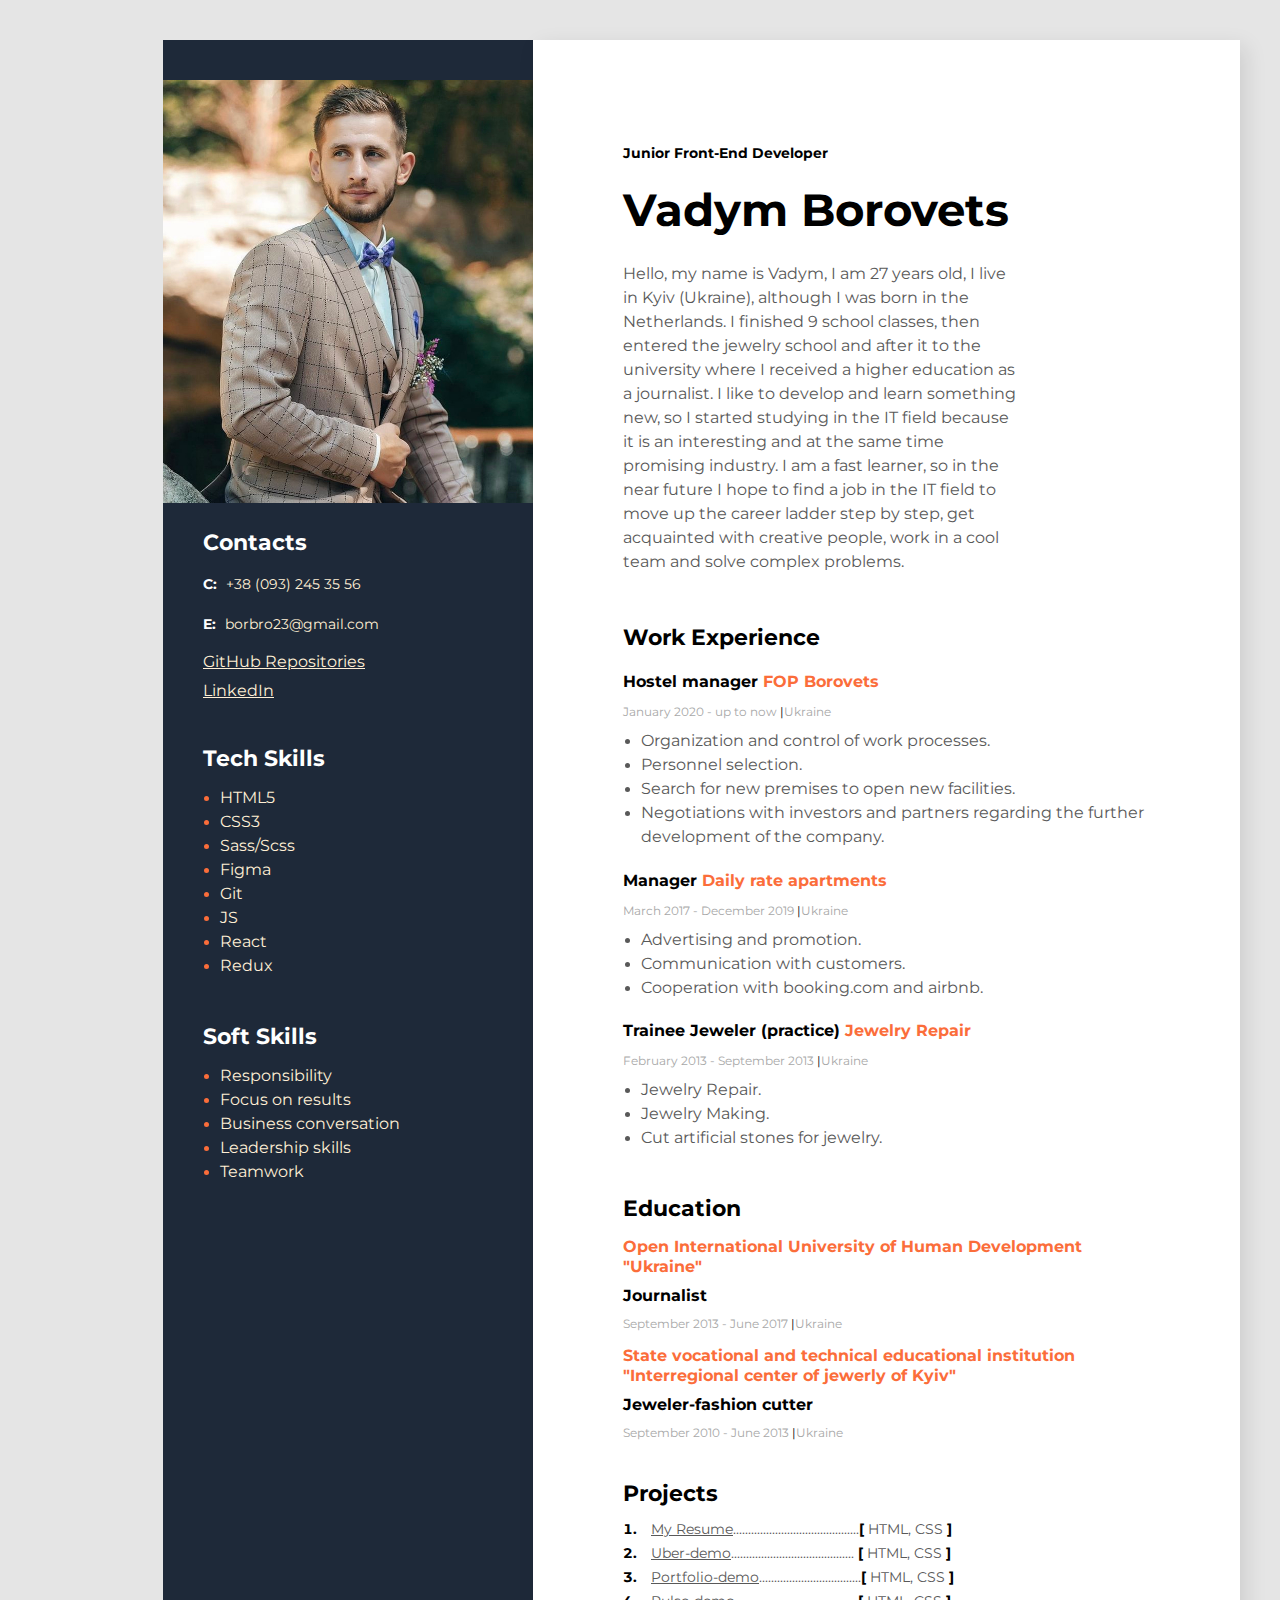
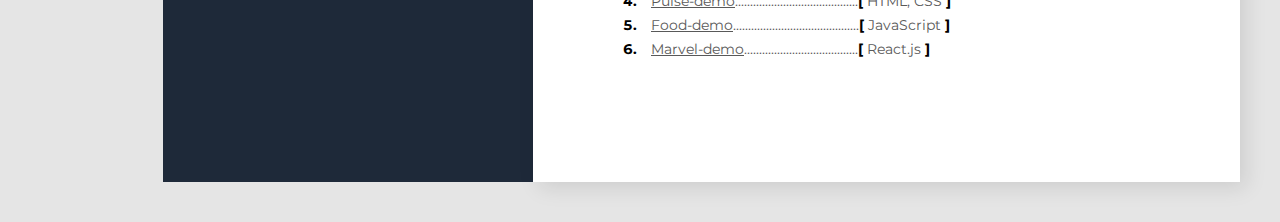
<file: index.html>
<!DOCTYPE html>
<html lang="en">
<head>
    <meta charset="UTF-8">
    <meta http-equiv="X-UA-Compatible" content="IE=edge">
    <meta name="viewport" content="width=device-width, initial-scale=1.0">
    <link rel="preconnect" href="https://fonts.googleapis.com">
    <link rel="preconnect" href="https://fonts.gstatic.com" crossorigin>
    <link href="https://fonts.googleapis.com/css2?family=Montserrat:wght@400;700&display=swap" rel="stylesheet">
    <link rel="stylesheet" href="styles/style.css">
    <title>Resume Vadym Borovets</title>
</head>

<body>

    <!--Main-->
    <div class="main">
        <!--Main content-->
        <div class="main_content">
            <!--About user-->
            <div class="about">
                <h2 class="about_position">Junior Front-End Developer</h2>

                <h1 class="about_name">Vadym Borovets</h1>

                <p class="about_descr">
                    Hello, my name is Vadym, I am 27 years old, I live in Kyiv (Ukraine), although I was born in the Netherlands. I finished 9 school classes, then entered the jewelry school and after it to the university where I received a higher education as a journalist. I like to develop and learn something new, so I started studying in the IT field because it is an interesting and at the same time promising industry. I am a fast learner, so in the near future I hope to find a job in the IT field to move up the career ladder step by step, get acquainted with creative people, work in a cool team and solve complex problems.
                </p> 
            </div>
            <!-- Work -->
            <div class="work">
                <h3 class="title">Work Experience</h3>
                <!-- Company 1 -->
                <div>
                    <h4 class="work_position">Hostel manager <span class="work_organization">FOP Borovets</span>  </h4>
                    <p class="period">January 2020 - up to now   <span class="line">|</span>Ukraine</p>
                    <ul class="work_list">
                        <li class="work_item"> <span class="work_text"> Organization and control of work processes.</span></li>
                        <li class="work_item"> <span class="work_text"> Personnel selection.</span></li>
                        <li class="work_item"> <span class="work_text">Search for new premises to open new facilities.</span>  </li>
                        <li class="work_item"> <span class="work_text">Negotiations with investors and partners regarding the further development of the company.</span> </li>
                    </ul>
                </div>
                <!-- Company 2 -->
                <div>
                    <h4 class="work_position">Manager <span class="work_organization">Daily rate apartments</span></h4>
                    <p class="period">March 2017 - December 2019   <span class="line">|</span>Ukraine</p>
                    <ul class="work_list">
                        <li class="work_item"> <span class="work_text">Advertising and promotion.</span>  </li>
                        <li class="work_item"> <span class="work_text">Communication with customers.</span> </li>
                        <li class="work_item"> <span class="work_text">Cooperation with booking.com and airbnb.</span> </li>
                    </ul>
                </div>
                <!-- Company 3 -->
                <div>
                    <h4 class="work_position">Trainee Jeweler (practice) <span class="work_organization">Jewelry Repair</span> </h4>
                    <p class="period">February 2013 - September 2013   <span class="line">|</span>Ukraine</p>
                    <ul class="work_list">
                        <li class="work_item"> <span class="work_text">Jewelry Repair.</span>  </li>
                        <li class="work_item"> <span class="work_text">Jewelry Making.</span> </li>
                        <li class="work_item"> <span class="work_text">Cut artificial stones for jewelry.</span> </li>
                    </ul>
                </div>
            </div>
            <!-- Education -->
            <div class="education">
                <h3 class="title">Education</h3>
                <h4 class="edn_university">Open International University of Human Development "Ukraine"</h4>
                <h5 class="edn_profession">Journalist</h5>
                <p class="edn_period">September 2013 - June 2017   <span class="line">|</span>Ukraine</p>

                <h4 class="edn_university">State vocational and technical educational institution "Interregional center of jewerly of Kyiv"</h4>
                <h5 class="edn_profession">Jeweler-fashion cutter</h5>
                <p class="edn_period">September 2010 - June 2013   <span class="line">|</span>Ukraine</p>
            </div>
            <!--Projects-->
            <div class="projects">
                <h3 class="title">Projects</h3>
                <ol class="project_list">
                    <li class="project_number">
                        <span class="project">
                            <a href="https://grand-trifle-db2847.netlify.app/" class="project_link">My Resume</a>..........................................<span class="project_bracket">[</span> HTML, CSS <span class="project_bracket">]</span>
                        </span>
                    </li>
                    <li class="project_number">
                        <span class="project">
                            <a href="https://elaborate-crumble-0acd0a.netlify.app/" class="project_link">Uber-demo</a>......................................... <span class="project_bracket">[</span> HTML, CSS <span class="project_bracket">]</span>
                        </span>
                    </li>
                    <li class="project_number">
                        <span class="project">
                            <a href="https://helpful-beijinho-f47c43.netlify.app/" class="project_link">Portfolio-demo</a>..................................<span class="project_bracket">[</span> HTML, CSS <span class="project_bracket">]</span>
                        </span>
                    </li>
                    <li class="project_number">
                        <span class="project">
                            <a href="https://ephemeral-tartufo-df14c2.netlify.app" class="project_link">Pulse-demo</a>.........................................<span class="project_bracket">[</span> HTML, CSS <span class="project_bracket">]</span>
                        </span>
                    </li>
                    <li class="project_number">
                        <span class="project">
                            <a href="https://frabjous-malasada-f82486.netlify.app/" class="project_link">Food-demo</a>..........................................<span class="project_bracket">[</span> JavaScript <span class="project_bracket">]</span>
                        </span>
                    </li>
                    <li class="project_number">
                        <span class="project">
                            <a href="https://zingy-puppy-2f2529.netlify.app/" class="project_link">Marvel-demo</a>......................................<span class="project_bracket">[</span> React.js <span class="project_bracket">]</span>
                        </span>
                    </li>
                </ol>
            </div>
           
        </div>

        <!-- Sidebar -->
        <aside class="sidebar">
            <img src="img/IMG_3888.jpg" alt="user photo" class="photo">
            <!-- Contacts -->
            <div class="contacts">
                <h3 class="sidebar_title">Contacts</h3>
                <div>
                    <p> <span class="contact_type">C:</span>  <a href="tel:+380932453556" class="contact_link">+38 (093) 245 35 56</a></p>
                    <p> <span class="contact_type">E:</span>  <a href="mailto:borbro23@gmail.com" class="contact_link">borbro23@gmail.com</a></p>
                    <div class="contact_myLink">
                        <a href="https://github.com/Vadia23?tab=repositories" class="contact_link-myLink">GitHub Repositories</a>
                        <a href="https://www.linkedin.com/in/vadim-borovets-1ab742259/" class="contact_link-myLink">LinkedIn</a>
                    </div>
                </div>
            </div>
            <!-- Tech skills -->
            <div class="tech">
                <h3 class="sidebar_title">Tech Skills</h3>
                <ul class="tech_skills_list">
                    <li class="tech_skills_item"> <span class="tech_skill_text">HTML5</span> </li>
                    <li class="tech_skills_item"> <span class="tech_skill_text">CSS3</span> </li>
                    <li class="tech_skills_item"> <span class="tech_skill_text">Sass/Scss</span> </li>
                    <li class="tech_skills_item"> <span class="tech_skill_text">Figma</span> </li>
                    <li class="tech_skills_item"> <span class="tech_skill_text">Git</span> </li>
                    <li class="tech_skills_item"> <span class="tech_skill_text">JS</span> </li>
                    <li class="tech_skills_item"> <span class="tech_skill_text">React</span> </li>
                    <li class="tech_skills_item"> <span class="tech_skill_text">Redux</span> </li>  
                </ul>
            </div>
            <!-- Soft skills -->
            <div class="soft">
                <h3 class="sidebar_title">Soft Skills</h3>
                <ul class="soft_skills_list">
                    <li class="soft_skills_item"><span class="soft_skill_text">Responsibility</span></li>
                    <li class="soft_skills_item"><span class="soft_skill_text">Focus on results</span></li>
                    <li class="soft_skills_item"><span class="soft_skill_text">Business conversation </span></li>
                    <li class="soft_skills_item"><span class="soft_skill_text">Leadership skills</span></li>
                    <li class="soft_skills_item"><span class="soft_skill_text">Teamwork</span></li>
                </ul>
            </div>
        </aside>
    </div>

</body>
</html>
</file>
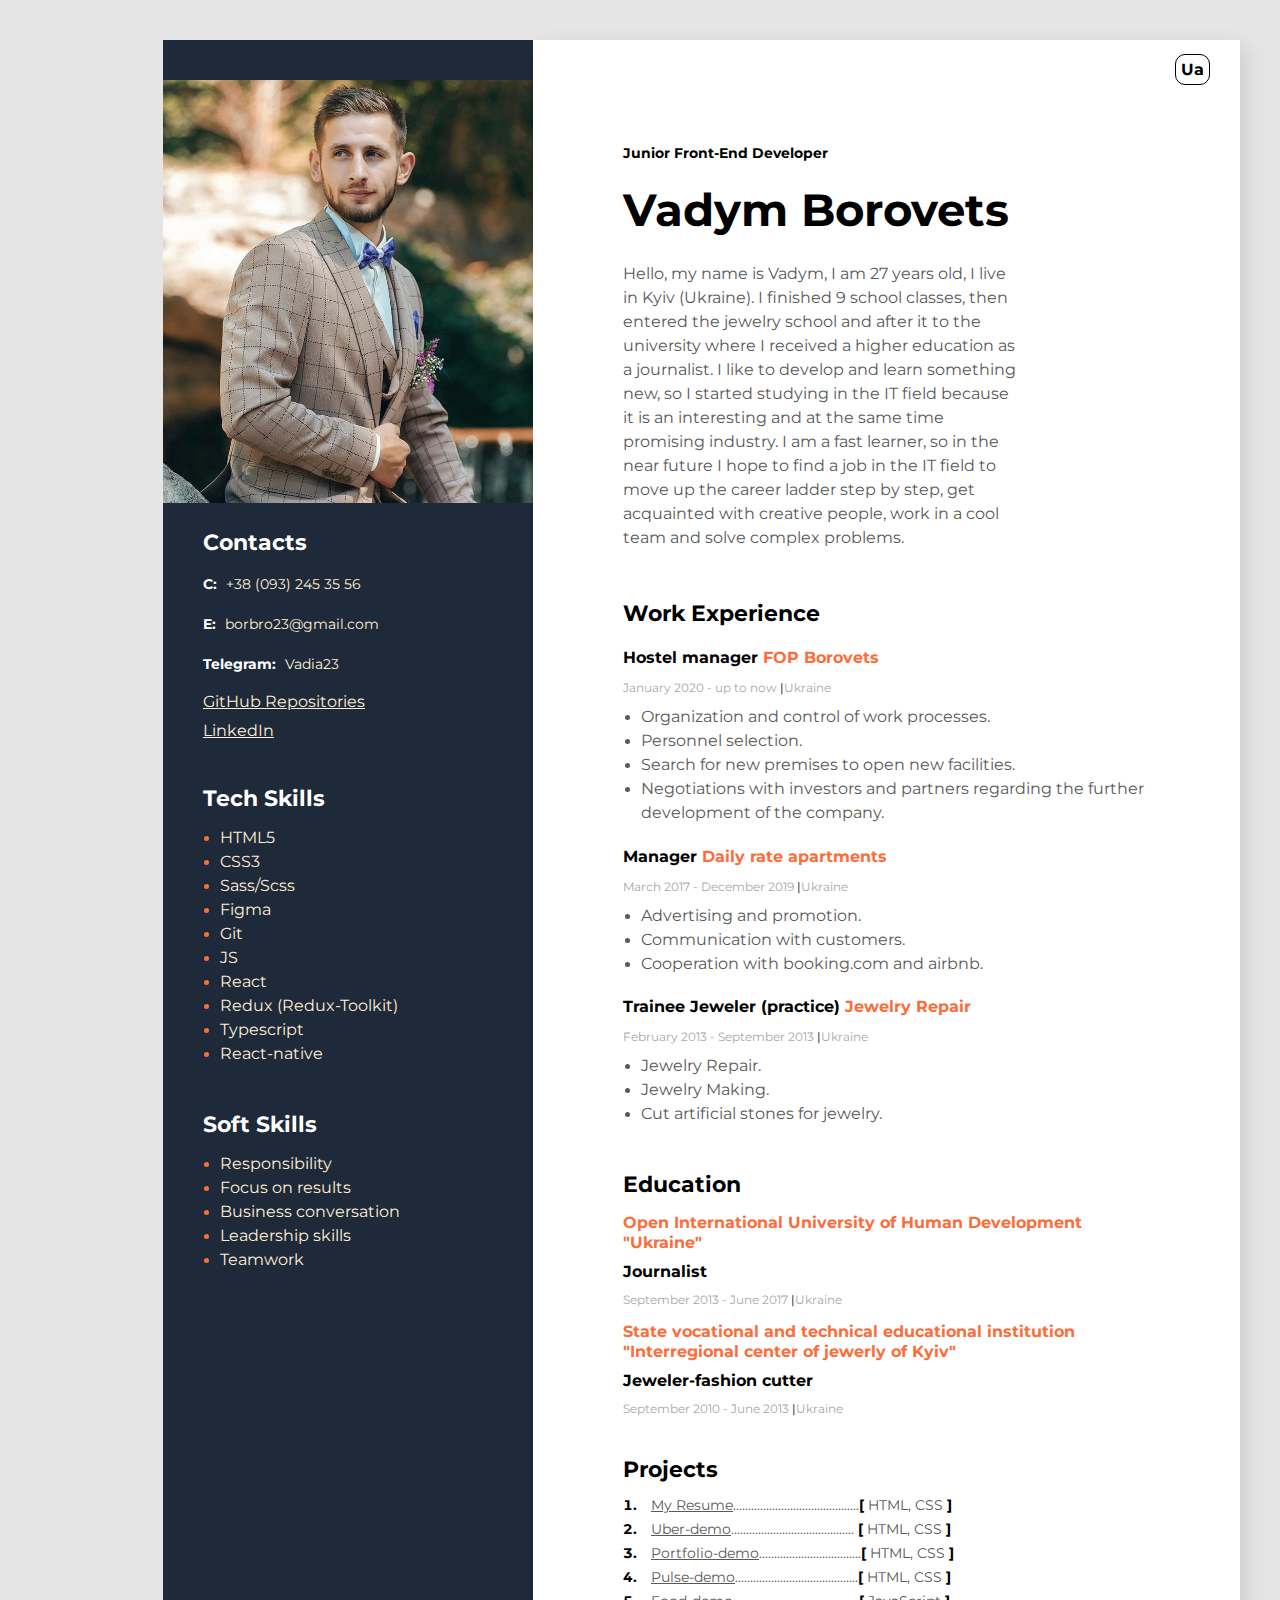
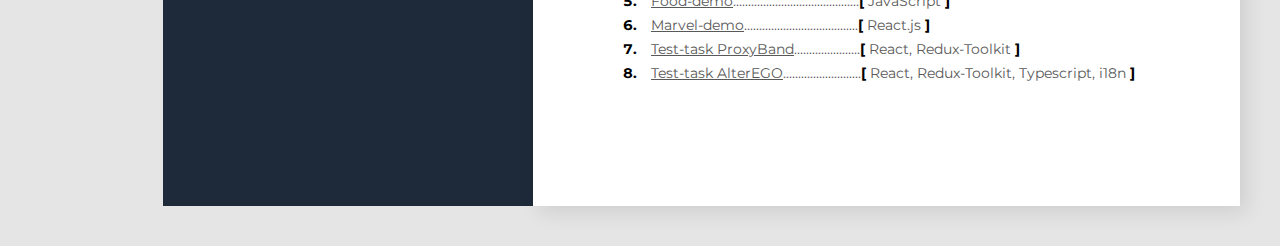
<file: english.html>
<!DOCTYPE html>
<html lang="en">
  <head>
    <meta charset="UTF-8" />
    <meta http-equiv="X-UA-Compatible" content="IE=edge" />
    <meta name="viewport" content="width=device-width, initial-scale=1.0" />
    <link rel="preconnect" href="https://fonts.googleapis.com" />
    <link rel="preconnect" href="https://fonts.gstatic.com" crossorigin />
    <link
      href="https://fonts.googleapis.com/css2?family=Montserrat:wght@400;700&display=swap"
      rel="stylesheet"
    />
    <link rel="stylesheet" href="styles/style.css" />
    <title>Resume Vadym Borovets</title>
  </head>

  <body>
    <!--Main-->
    <div class="main">
      <!--Main content-->
      <div class="main_content">
        <div class="main_link">
          <a href="/index.html" class="main_link-text">Ua</a>
        </div>
        <!--About user-->
        <div class="about">
          <h2 class="about_position">Junior Front-End Developer</h2>

          <h1 class="about_name">Vadym Borovets</h1>

          <p class="about_descr">
            Hello, my name is Vadym, I am 27 years old, I live in Kyiv
            (Ukraine). I finished 9 school classes, then entered the jewelry
            school and after it to the university where I received a higher
            education as a journalist. I like to develop and learn something
            new, so I started studying in the IT field because it is an
            interesting and at the same time promising industry. I am a fast
            learner, so in the near future I hope to find a job in the IT field
            to move up the career ladder step by step, get acquainted with
            creative people, work in a cool team and solve complex problems.
          </p>
        </div>
        <!-- Work -->
        <div class="work">
          <h3 class="title">Work Experience</h3>
          <!-- Company 1 -->
          <div>
            <h4 class="work_position">
              Hostel manager <span class="work_organization">FOP Borovets</span>
            </h4>
            <p class="period">
              January 2020 - up to now <span class="line">|</span>Ukraine
            </p>
            <ul class="work_list">
              <li class="work_item">
                <span class="work_text">
                  Organization and control of work processes.</span
                >
              </li>
              <li class="work_item">
                <span class="work_text"> Personnel selection.</span>
              </li>
              <li class="work_item">
                <span class="work_text"
                  >Search for new premises to open new facilities.</span
                >
              </li>
              <li class="work_item">
                <span class="work_text"
                  >Negotiations with investors and partners regarding the
                  further development of the company.</span
                >
              </li>
            </ul>
          </div>
          <!-- Company 2 -->
          <div>
            <h4 class="work_position">
              Manager
              <span class="work_organization">Daily rate apartments</span>
            </h4>
            <p class="period">
              March 2017 - December 2019 <span class="line">|</span>Ukraine
            </p>
            <ul class="work_list">
              <li class="work_item">
                <span class="work_text">Advertising and promotion.</span>
              </li>
              <li class="work_item">
                <span class="work_text">Communication with customers.</span>
              </li>
              <li class="work_item">
                <span class="work_text"
                  >Cooperation with booking.com and airbnb.</span
                >
              </li>
            </ul>
          </div>
          <!-- Company 3 -->
          <div>
            <h4 class="work_position">
              Trainee Jeweler (practice)
              <span class="work_organization">Jewelry Repair</span>
            </h4>
            <p class="period">
              February 2013 - September 2013 <span class="line">|</span>Ukraine
            </p>
            <ul class="work_list">
              <li class="work_item">
                <span class="work_text">Jewelry Repair.</span>
              </li>
              <li class="work_item">
                <span class="work_text">Jewelry Making.</span>
              </li>
              <li class="work_item">
                <span class="work_text"
                  >Cut artificial stones for jewelry.</span
                >
              </li>
            </ul>
          </div>
        </div>
        <!-- Education -->
        <div class="education">
          <h3 class="title">Education</h3>
          <h4 class="edn_university">
            Open International University of Human Development "Ukraine"
          </h4>
          <h5 class="edn_profession">Journalist</h5>
          <p class="edn_period">
            September 2013 - June 2017 <span class="line">|</span>Ukraine
          </p>

          <h4 class="edn_university">
            State vocational and technical educational institution
            "Interregional center of jewerly of Kyiv"
          </h4>
          <h5 class="edn_profession">Jeweler-fashion cutter</h5>
          <p class="edn_period">
            September 2010 - June 2013 <span class="line">|</span>Ukraine
          </p>
        </div>
        <!--Projects-->
        <div class="projects">
          <h3 class="title">Projects</h3>
          <ol class="project_list">
            <li class="project_number">
              <span class="project">
                <a
                  href="https://grand-trifle-db2847.netlify.app/"
                  class="project_link"
                  >My Resume</a
                >..........................................<span
                  class="project_bracket"
                  >[</span
                >
                HTML, CSS <span class="project_bracket">]</span>
              </span>
            </li>
            <li class="project_number">
              <span class="project">
                <a
                  href="https://elaborate-crumble-0acd0a.netlify.app/"
                  class="project_link"
                  >Uber-demo</a
                >.........................................
                <span class="project_bracket">[</span> HTML, CSS
                <span class="project_bracket">]</span>
              </span>
            </li>
            <li class="project_number">
              <span class="project">
                <a
                  href="https://helpful-beijinho-f47c43.netlify.app/"
                  class="project_link"
                  >Portfolio-demo</a
                >..................................<span class="project_bracket"
                  >[</span
                >
                HTML, CSS <span class="project_bracket">]</span>
              </span>
            </li>
            <li class="project_number">
              <span class="project">
                <a
                  href="https://ephemeral-tartufo-df14c2.netlify.app"
                  class="project_link"
                  >Pulse-demo</a
                >.........................................<span
                  class="project_bracket"
                  >[</span
                >
                HTML, CSS <span class="project_bracket">]</span>
              </span>
            </li>
            <li class="project_number">
              <span class="project">
                <a
                  href="https://frabjous-malasada-f82486.netlify.app/"
                  class="project_link"
                  >Food-demo</a
                >..........................................<span
                  class="project_bracket"
                  >[</span
                >
                JavaScript <span class="project_bracket">]</span>
              </span>
            </li>
            <li class="project_number">
              <span class="project">
                <a
                  href="https://zingy-puppy-2f2529.netlify.app/"
                  class="project_link"
                  >Marvel-demo</a
                >......................................<span
                  class="project_bracket"
                  >[</span
                >
                React.js <span class="project_bracket">]</span>
              </span>
            </li>
            <li class="project_number">
              <span class="project">
                <a
                  href="https://graceful-mooncake-f67378.netlify.app"
                  class="project_link"
                  >Test-task ProxyBand</a
                >......................<span class="project_bracket">[</span>
                React, Redux-Toolkit <span class="project_bracket">]</span>
              </span>
            </li>
            <li class="project_number">
              <span class="project">
                <a
                  href="https://heartfelt-froyo-7e6a55.netlify.app"
                  class="project_link"
                  >Test-task AlterEGO</a
                >..........................<span class="project_bracket"
                  >[</span
                >
                React, Redux-Toolkit, Typescript, i18n
                <span class="project_bracket">]</span>
              </span>
            </li>
          </ol>
        </div>
      </div>

      <!-- Sidebar -->
      <aside class="sidebar">
        <img src="img/IMG_3888.jpg" alt="user photo" class="photo" />
        <!-- Contacts -->
        <div class="contacts">
          <h3 class="sidebar_title">Contacts</h3>
          <div>
            <p>
              <span class="contact_type">C:</span>
              <a href="tel:+380932453556" class="contact_link"
                >+38 (093) 245 35 56</a
              >
            </p>
            <p>
              <span class="contact_type">E:</span>
              <a href="mailto:borbro23@gmail.com" class="contact_link"
                >borbro23@gmail.com</a
              >
            </p>
            <p>
              <span class="contact_type">Telegram:</span>
              <a href="https://t.me/vadiaboro23" class="contact_link"
                >Vadia23</a
              >
            </p>
            <div class="contact_myLink">
              <a
                href="https://github.com/Vadia23?tab=repositories"
                class="contact_link-myLink"
                >GitHub Repositories</a
              >
              <a
                href="https://www.linkedin.com/in/vadim-borovets-1ab742259/"
                class="contact_link-myLink"
                >LinkedIn</a
              >
            </div>
          </div>
        </div>
        <!-- Tech skills -->
        <div class="tech">
          <h3 class="sidebar_title">Tech Skills</h3>
          <ul class="tech_skills_list">
            <li class="tech_skills_item">
              <span class="tech_skill_text">HTML5</span>
            </li>
            <li class="tech_skills_item">
              <span class="tech_skill_text">CSS3</span>
            </li>
            <li class="tech_skills_item">
              <span class="tech_skill_text">Sass/Scss</span>
            </li>
            <li class="tech_skills_item">
              <span class="tech_skill_text">Figma</span>
            </li>
            <li class="tech_skills_item">
              <span class="tech_skill_text">Git</span>
            </li>
            <li class="tech_skills_item">
              <span class="tech_skill_text">JS</span>
            </li>
            <li class="tech_skills_item">
              <span class="tech_skill_text">React</span>
            </li>
            <li class="tech_skills_item">
              <span class="tech_skill_text">Redux (Redux-Toolkit)</span>
            </li>
            <li class="tech_skills_item">
              <span class="tech_skill_text">Typescript</span>
            </li>
            <li class="tech_skills_item">
              <span class="tech_skill_text">React-native</span>
            </li>
          </ul>
        </div>
        <!-- Soft skills -->
        <div class="soft">
          <h3 class="sidebar_title">Soft Skills</h3>
          <ul class="soft_skills_list">
            <li class="soft_skills_item">
              <span class="soft_skill_text">Responsibility</span>
            </li>
            <li class="soft_skills_item">
              <span class="soft_skill_text">Focus on results</span>
            </li>
            <li class="soft_skills_item">
              <span class="soft_skill_text">Business conversation </span>
            </li>
            <li class="soft_skills_item">
              <span class="soft_skill_text">Leadership skills</span>
            </li>
            <li class="soft_skills_item">
              <span class="soft_skill_text">Teamwork</span>
            </li>
          </ul>
        </div>
      </aside>
    </div>
  </body>
</html>
</file>
<file: styles/style.css>
body {
  font-family: "Montserrat", sans-serif;
  background-color: #e5e5e5;
}

/* main styles */
.main {
  display: flex;
  flex-direction: row-reverse;
  width: 1200px;
  margin: 40px auto;
  position: relative;
}
.main_link {
  position: absolute;
  top: 20px;
  right: 30px;
}
.main_link-text {
  text-decoration: none;
  color: black;
  font-weight: 700;
  border: 1px solid;
  padding: 5px;
  border-radius: 10px;
}
.main_content {
  background-color: #fff;
  box-shadow: 6px 6px 20px rgba(0, 0, 0, 0.1);
  padding: 105px 90px;
}
.about_position {
  font-style: normal;
  font-weight: 700;
  font-size: 14px;
  line-height: 17px;
  color: #000000;
  margin: 0;
}
.about_name {
  font-style: normal;
  font-weight: 700;
  font-size: 45px;
  line-height: 55px;
  color: #000000;
  margin-top: 20px;
  margin-bottom: 25px;
}
.about_descr {
  font-style: normal;
  font-weight: 400;
  font-size: 16px;
  line-height: 24px;
  color: #595959;
  width: 400px;
  margin: 0;
}

/* project styles */
.projects {
  margin-top: 40px;
}
.title {
  font-style: normal;
  font-weight: 700;
  font-size: 22px;
  line-height: 27px;
  color: #000000;
  margin: 0;
}
.project_list {
  padding: 0;
  margin-left: 18px;
  margin-top: 10px;
}
.project_number,
.project_bracket {
  font-style: normal;
  font-weight: 700;
  font-size: 14px;
  line-height: 24px;
  color: #000000;
}
.project,
.project_link {
  font-style: normal;
  font-weight: 400;
  font-size: 14px;
  line-height: 24px;
  color: #595959;
}
.project_link {
  margin-left: 10px;
}
/* work styles */
.work {
  margin-top: 50px;
}
.work_position {
  font-style: normal;
  font-weight: 700;
  font-size: 16px;
  line-height: 20px;
  color: #000000;
  margin-bottom: 10px;
}
.work_organization {
  color: #fb6d3a;
}
.period {
  font-style: normal;
  font-weight: 400;
  font-size: 12px;
  line-height: 15px;
  color: #a8a8a8;
  margin-bottom: 10px;
}
.line {
  font-style: normal;
  font-weight: 400;
  font-size: 12px;
  line-height: 15px;
  color: #000000;
}
.work_list {
  padding: 0;
  margin-left: 18px;
  width: 509px;
  margin-top: 0;
}
.work_item {
  font-style: normal;
  font-weight: 700;
  font-size: 14px;
  line-height: 24px;
  color: #595959;
}
.work_text {
  font-style: normal;
  font-weight: 400;
  font-size: 16px;
  line-height: 24px;
  color: #595959;
}
/* education styles */
.education {
  margin-top: 45px;
  width: 525px;
}
.edn_university {
  margin-top: 15px;
  margin-bottom: 0;
  font-style: normal;
  font-weight: 700;
  font-size: 16px;
  line-height: 20px;
  color: #fb6d3a;
}
.edn_profession {
  margin-top: 10px;
  margin-bottom: 0;
  font-style: normal;
  font-weight: 700;
  font-size: 16px;
  line-height: 17px;
  color: #000000;
}
.edn_period {
  margin-top: 12px;
  font-style: normal;
  font-weight: 400;
  font-size: 12px;
  line-height: 15px;
  color: #a8a8a8;
}

/* sidebar styles */
.sidebar {
  background-color: #1e2939;
  padding-top: 40px;
  width: 370px;
}
.photo {
  width: 370px;
}
.sidebar_title {
  color: #ffffff;
  font-style: normal;
  font-weight: 700;
  font-size: 22px;
  line-height: 27px;
  margin-bottom: 10px;
}
ul {
  font-weight: 400;
  font-size: 14px;
  line-height: 24px;
}
.contacts,
.tech,
.soft {
  margin-left: 40px;
}
.contact_type {
  font-style: normal;
  font-weight: 700;
  font-size: 14px;
  line-height: 24px;
  color: #ffffff;
  margin-right: 5px;
}
.contact_link {
  font-style: normal;
  font-weight: 400;
  font-size: 14px;
  line-height: 24px;
  color: papayawhip;
  text-decoration: none;
}
.contact_link-myLink {
  display: block;
  color: papayawhip;
  margin-bottom: 10px;
}
.tech,
.soft {
  margin-top: 45px;
}
.tech_skills_list,
.soft_skills_list {
  color: papayawhip;
  padding: 0;
  margin-left: 17px;
}
.tech_skill_text,
.soft_skill_text {
  font-style: normal;
  font-weight: 400;
  font-size: 16px;
  line-height: 24px;
  color: papayawhip;
}
.tech_skills_item,
.soft_skills_item {
  color: #fb6d3a;
}
</file>
